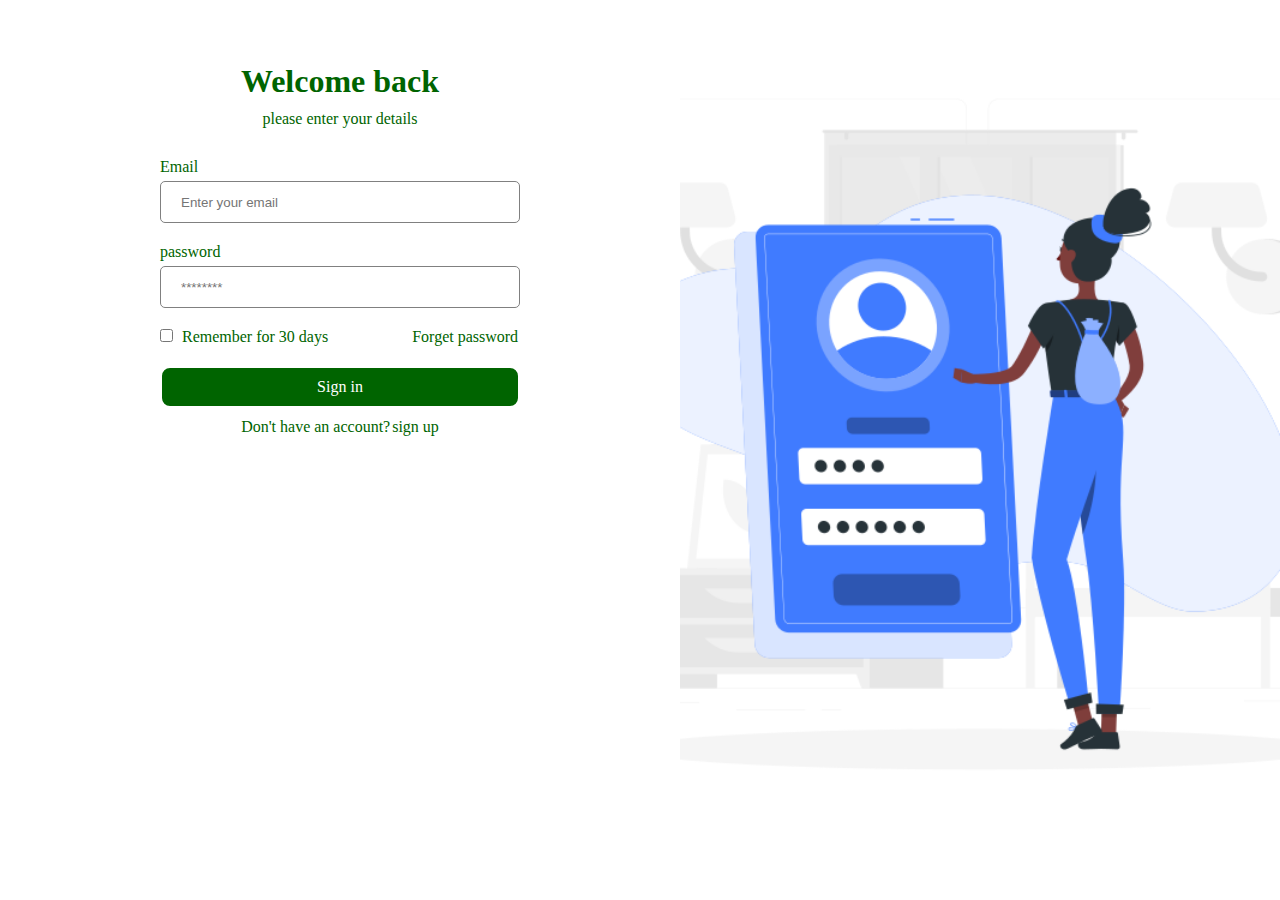
<file: index.html>
<!DOCTYPE html>
<html lang="en">
<head>
    <meta charset="UTF-8">
    <meta http-equiv="X-UA-Compatible" content="IE=edge">
    <meta name="viewport" content="width=device-width, initial-scale=1.0">
    <link rel="stylesheet" href="https://cdnjs.cloudflare.com/ajax/libs/font-awesome/6.3.0/css/all.min.css" integrity="sha512-SzlrxWUlpfuzQ+pcUCosxcglQRNAq/DZjVsC0lE40xsADsfeQoEypE+enwcOiGjk/bSuGGKHEyjSoQ1zVisanQ==" crossorigin="anonymous" referrerpolicy="no-referrer" />
    <link rel="stylesheet" href="style.css">
    <title>Sign in Responsive page</title>
</head>
<body>
    <div class="container">

        <div class="welcome">

            <i class="fa-solid fa-door-open"></i>
            <h1 class="heading">Welcome back</h1>
            <p class="subtext-1">please enter your details</p>
            <div class="form">

                <div class="input-tag">
                   
                        <label for="email">Email</label>
                        <input type="email" placeholder="Enter your email" class="email-input">
                    
                        <label for="password">password</label>
                        <input type="password" placeholder="********" class="password-input">
                    
                </div>
                
                <div class="password-edit">
                    <input type="checkbox" >
                    <label for="checkbox" class="checkbox-label">Remember for 30 days</label>
                    <a href="#">Forget password</a>
                </div>

                <div class="btn"><a href="#">Sign in</a></div>

                
                
                <div class="no-account">
                    <p class="subtext-2">Don't have an account?</p>
                    <a href="#">sign up</a>
                </div>

            </div>
        </div>

        <div class="img"></div>
    </div>
</body>
</html>
</file>
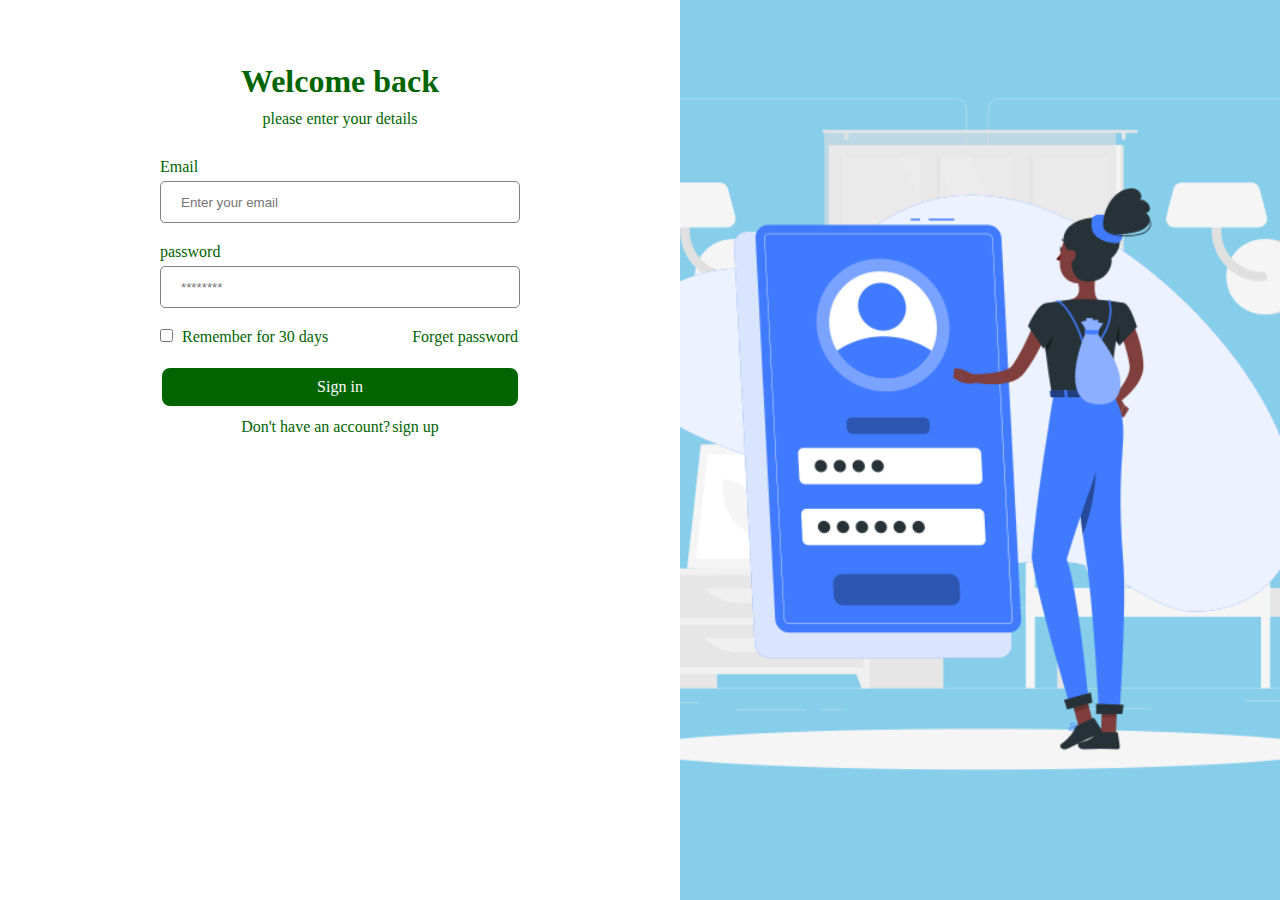
<file: Assignment-2.html>
<!DOCTYPE html>
<html lang="en">
<head>
    <meta charset="UTF-8">
    <meta http-equiv="X-UA-Compatible" content="IE=edge">
    <meta name="viewport" content="width=device-width, initial-scale=1.0">
    <link rel="stylesheet" href="https://cdnjs.cloudflare.com/ajax/libs/font-awesome/6.3.0/css/all.min.css" integrity="sha512-SzlrxWUlpfuzQ+pcUCosxcglQRNAq/DZjVsC0lE40xsADsfeQoEypE+enwcOiGjk/bSuGGKHEyjSoQ1zVisanQ==" crossorigin="anonymous" referrerpolicy="no-referrer" />
    <link rel="stylesheet" href="Assignment-2.css">
    <title>Assignment-2</title>
</head>
<body>
    <div class="container">

        <div class="welcome">

            <i class="fa-solid fa-door-open"></i>
            <h1 class="heading">Welcome back</h1>
            <p class="subtext-1">please enter your details</p>
            <div class="form">

                <div class="input-tag">
                   
                        <label for="email">Email</label>
                        <input type="email" placeholder="Enter your email" class="email-input">
                    
                        <label for="password">password</label>
                        <input type="password" placeholder="********" class="password-input">
                    
                </div>
                
                <div class="password-edit">
                    <input type="checkbox" >
                    <label for="checkbox" class="checkbox-label">Remember for 30 days</label>
                    <a href="#">Forget password</a>
                </div>

                <div class="btn"><a href="#">Sign in</a></div>

                
                
                <div class="no-account">
                    <p class="subtext-2">Don't have an account?</p>
                    <a href="#">sign up</a>
                </div>

            </div>
        </div>

        <div class="img"></div>
    </div>
</body>
</html>
</file>
<file: style.css>
*{
    padding: 0px;
    margin: 0px;
    box-sizing: border-box;
}

.container{
    display:flex;
    width: 100%;
    height: 100vh;
}

.welcome{
  width: 100%;
  display: flex;
  flex-direction: column;
  margin: 40px;
  align-items: center;
}

.welcome .fa-door-open{
    font-size: 40px;
    text-align: center;
    color: darkgreen;
    margin-bottom: 23px;
}

.welcome .heading{
    text-align: center;
    color: darkgreen;
    margin-bottom: 10px;
}

.welcome .subtext-1{
    text-align: center;
    color: darkgreen;
    margin-bottom: 30px;
}

.welcome .email-input,.password-input{
    display: block;
    margin-bottom: 20px;
    height: 35px;
    border: 1px solid grey;
    width: 360px;
    border-radius: 5px;
    margin-top: 5px;
    padding: 20px;
}

.welcome .input-tag label{
    color:darkgreen;
}


.welcome .password-edit label{
    margin-right: 80px;
    margin-left: 5px;
    color:darkgreen;
}

.welcome .password-edit a{

    text-decoration: none;
    color:darkgreen;
}

.welcome .password-edit{
    margin-bottom: 20px;
}

.welcome .password-edit a:hover{
    color: #0114f79e;
}

.welcome .btn a{
    text-decoration: none;
    border: 2px solid white;
    border-radius: 10px;
    padding: 10px 0px;
    background-color: darkgreen;
    text-align: center;
    color: white;
    margin-bottom: 10px;
    width: 100%;
    
}

.welcome .btn a:hover{
    color: #27f701;
}

.welcome  .btn{
    display: flex;
    
}

.welcome .no-account p{
    display: inline;
    color:darkgreen;
    margin-right: 2px;
}

.welcome .no-account a{
    text-decoration: none;
    color:darkgreen;
}

.welcome .no-account a:hover{
    color: #0114f79e;
}

.welcome .no-account{
    display: flex;
    justify-content: center;
}

.img{
    display: none;
}

@media screen and ( min-width: 768px){
    .container{
        display: flex;
        flex-direction: row-reverse;
    }

    .img{
      display: block;
      width: 50%;
      background-image: url("RegisterImg.png");
      background-repeat: no-repeat;
      background-size: cover;
      background-position: center;

    }
    .welcome{
        width: 50%;
    }
}

 @media screen and (min-width:992px){
    .container{
        display: flex;
        flex-direction: row;
    }
 }
</file>
<file: Assignment-2.css>
*{
    padding: 0px;
    margin: 0px;
    box-sizing: border-box;
}

.container{
    display:flex;
    width: 100%;
    height: 100vh;
}

.welcome{
  width: 100%;
  display: flex;
  flex-direction: column;
  margin: 40px;
  align-items: center;
}

.welcome .fa-door-open{
    font-size: 40px;
    text-align: center;
    color: darkgreen;
    margin-bottom: 23px;
}

.welcome .heading{
    text-align: center;
    color: darkgreen;
    margin-bottom: 10px;
}

.welcome .subtext-1{
    text-align: center;
    color: darkgreen;
    margin-bottom: 30px;
}

.welcome .email-input,.password-input{
    display: block;
    margin-bottom: 20px;
    height: 35px;
    border: 1px solid grey;
    width: 360px;
    border-radius: 5px;
    margin-top: 5px;
    padding: 20px;
}

.welcome .input-tag label{
    color:darkgreen;
}


.welcome .password-edit label{
    margin-right: 80px;
    margin-left: 5px;
    color:darkgreen;
}

.welcome .password-edit a{

    text-decoration: none;
    color:darkgreen;
}

.welcome .password-edit{
    margin-bottom: 20px;
}

.welcome .password-edit a:hover{
    color: #0114f79e;
}

.welcome .btn a{
    text-decoration: none;
    border: 2px solid white;
    border-radius: 10px;
    padding: 10px 0px;
    background-color: darkgreen;
    text-align: center;
    color: white;
    margin-bottom: 10px;
    width: 100%;
    
}

.welcome .btn a:hover{
    color: #27f701;
}

.welcome  .btn{
    display: flex;
    
}



.welcome .no-account p{
    display: inline;
    color:darkgreen;
    margin-right: 2px;
}

.welcome .no-account a{
    text-decoration: none;
    color:darkgreen;
}

.welcome .no-account a:hover{
    color: #0114f79e;
}

.welcome .no-account{
    display: flex;
    justify-content: center;
}

.img{
    display: none;
}

@media screen and ( min-width: 768px){
    .container{
        display: flex;
        flex-direction: row-reverse;
    }

    .img{
      display: block;
      width: 50%;
      background-image: url("RegisterImg.png");
      background-repeat: no-repeat;
      background-size: cover;
      background-position: center;
      background-color: skyblue;
    }
    .welcome{
        width: 50%;
    }
}

 @media screen and (min-width:992px){
    .container{
        display: flex;
        flex-direction: row;
    }
 }
</file>
